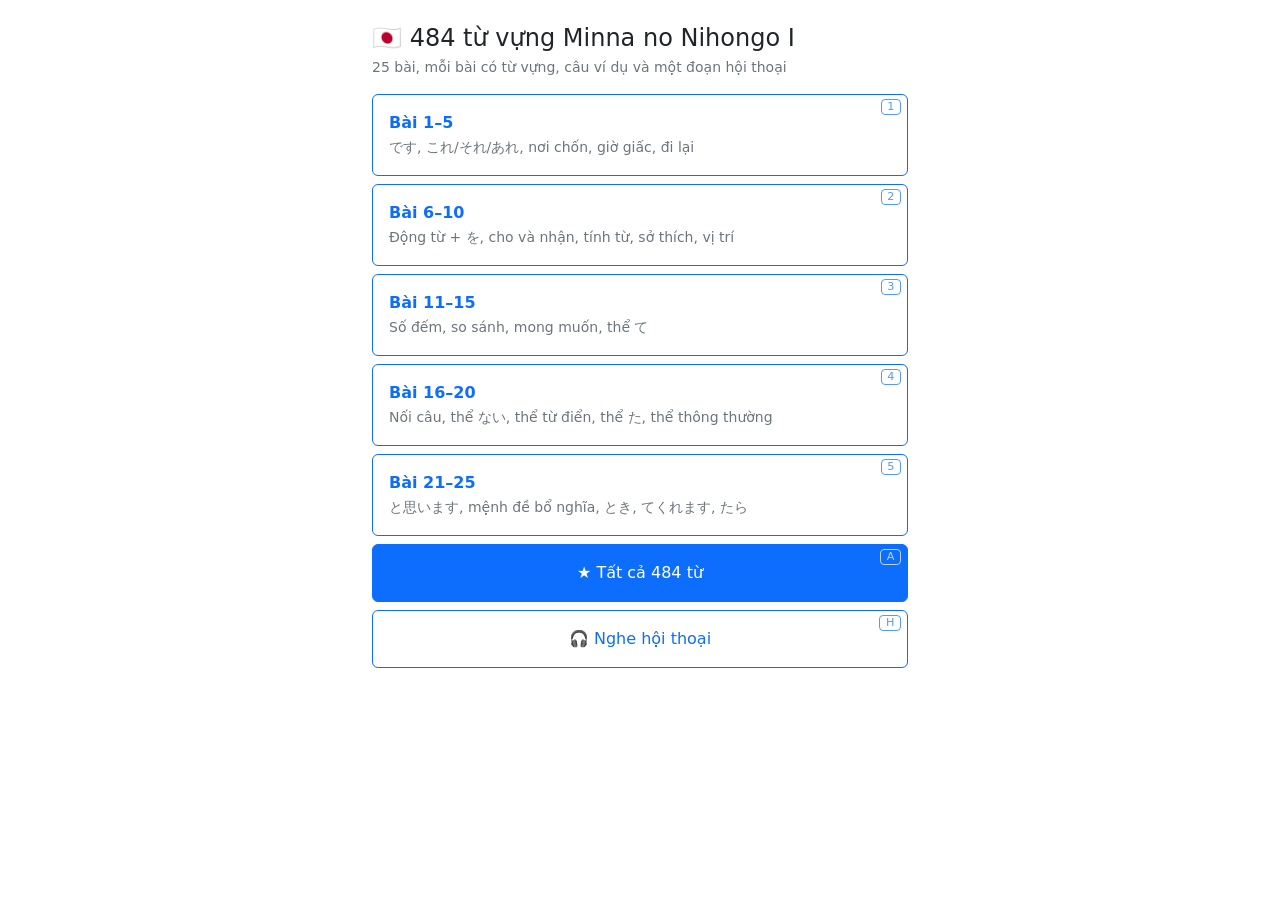
<file: index.html>
<!DOCTYPE html>
<html lang="vi" data-bs-theme="light">
<head>
  <meta charset="UTF-8">
  <meta name="viewport" content="width=device-width, initial-scale=1">
  <title>Học tiếng Nhật – Minna no Nihongo</title>
  <link href="https://cdn.jsdelivr.net/npm/bootstrap@5.3.3/dist/css/bootstrap.min.css" rel="stylesheet">
  <link href="css/style.css" rel="stylesheet">
</head>
<body>
  <div class="container py-4" id="app"></div>
  <!-- Dữ liệu: bài 1–5 (data.js), rồi thêm các bài tiếp theo theo đúng thứ tự -->
  <script src="js/data.js"></script>
  <script src="js/mnn-06-10.js"></script>
  <script src="js/mnn-11-15.js"></script>
  <script src="js/mnn-16-20.js"></script>
  <script src="js/mnn-21-25.js"></script>
  <script src="js/app.js"></script>
  <script src="js/listen.js"></script>
</body>
</html>
</file>
<file: css/style.css>
#app { max-width: 560px; }
.word { font-family: 'Hiragino Sans', 'Yu Gothic', 'Noto Sans JP', sans-serif; font-size: 2.6rem; font-weight: 700; color: var(--bs-primary); word-break: break-word; }

/* Gợi ý phím tắt: viền outline, nằm góc trên bên phải của nút */
[data-key] { position: relative; }
.text-start[data-key] { padding-right: 3.2rem !important; }
/* Nút căn giữa có gợi ý phím: chừa chỗ hai bên (đối xứng) để gợi ý không đè lên chữ */
.btn:has(> .key-hint):not(.text-start):not(.btn-link) { padding-left: 3rem !important; padding-right: 3rem !important; }
/* gợi ý chỉ 1 ký tự (1, 2...) thì chừa ít hơn, để nút hẹp trên điện thoại không bị xuống dòng */
.btn.hint-sm:has(> .key-hint):not(.text-start):not(.btn-link) { padding-left: 1.8rem !important; padding-right: 1.8rem !important; }
.key-hint {
  position: absolute; top: 4px; right: 6px;
  padding: 0 .35rem; font-size: .7rem; line-height: 1.3; font-family: inherit;
  color: inherit; background: transparent; border: 1px solid currentColor; border-radius: .25rem; opacity: .7;
}
.btn-link .key-hint { position: static; margin-left: .4rem; vertical-align: middle; }

/* Tiếng Nhật: câu có furigana cần dòng cao hơn để chữ đọc không dính dòng trên */
.ex, #chosen, #bank, [data-line] { line-height: 2.2; }
rt { font-size: .55em; color: var(--bs-secondary-color); font-weight: 400; }
.btn rt { color: inherit; opacity: .75; }
</file>
